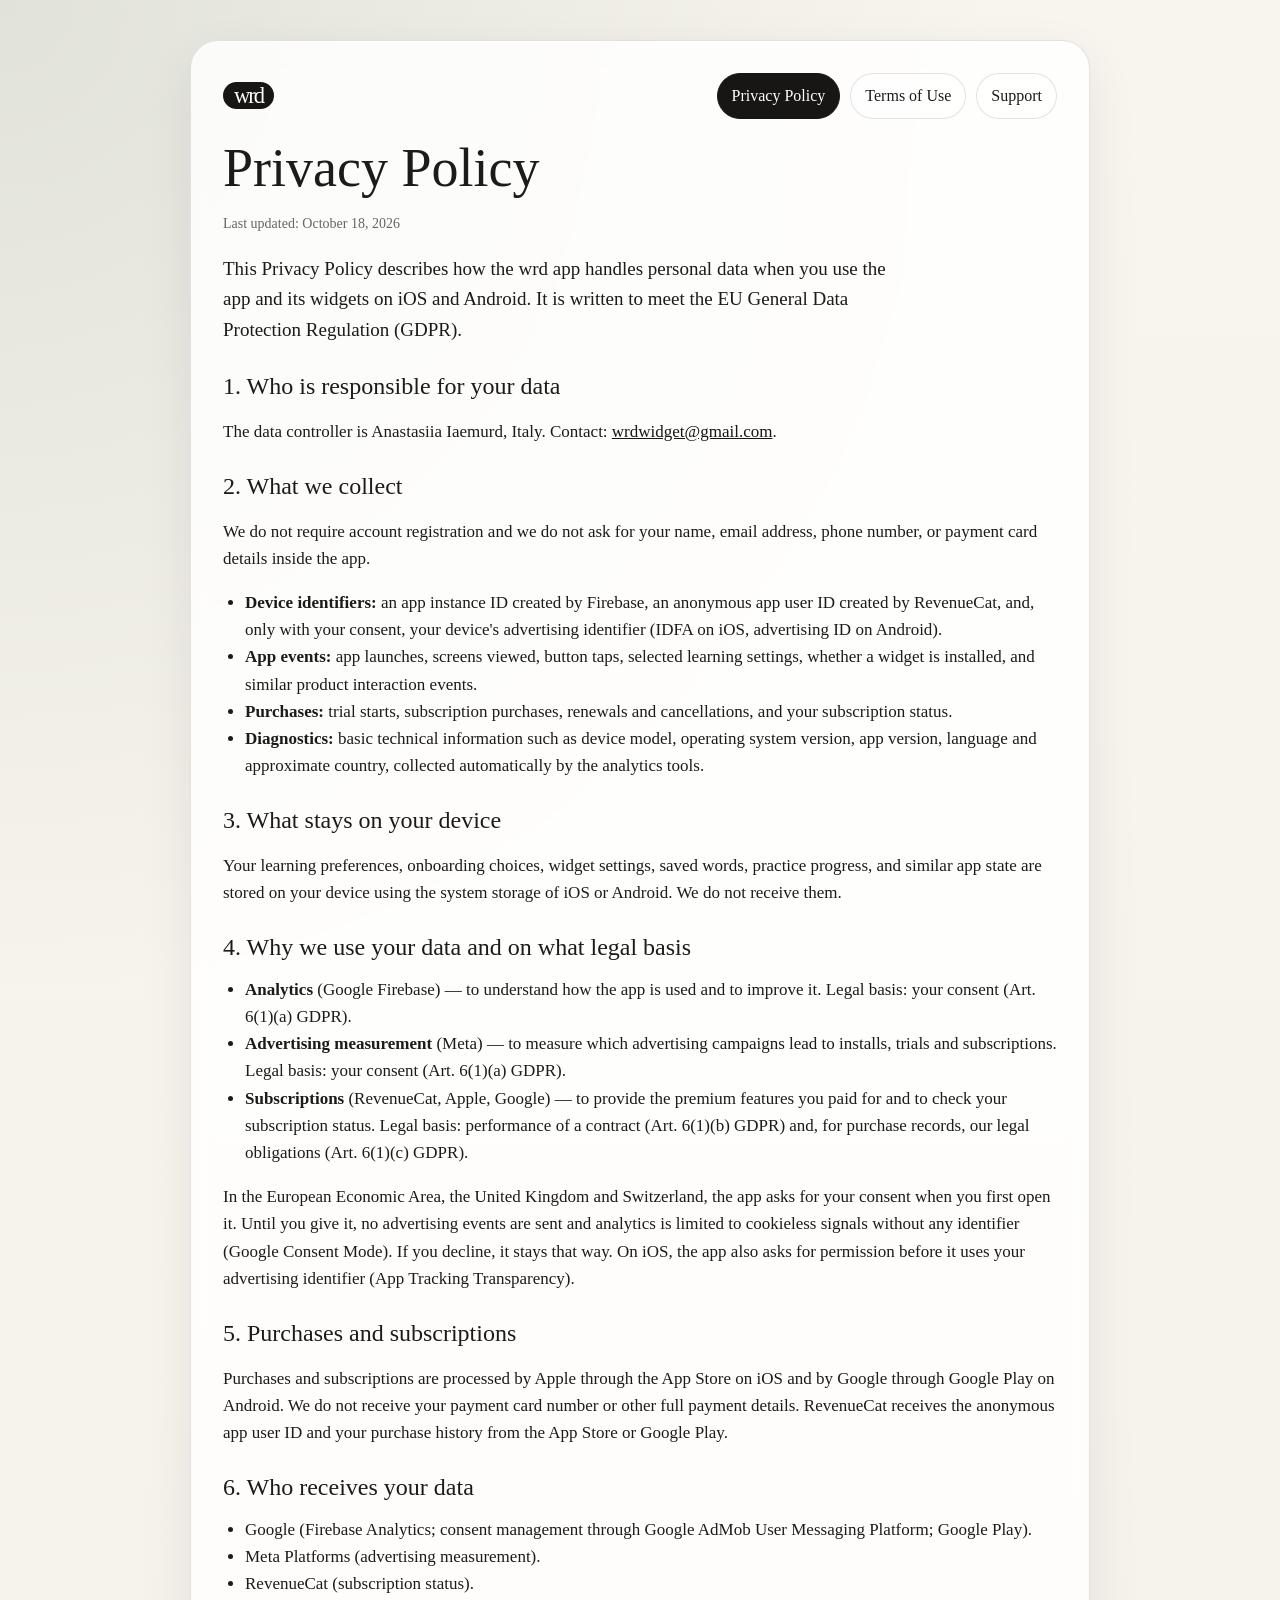
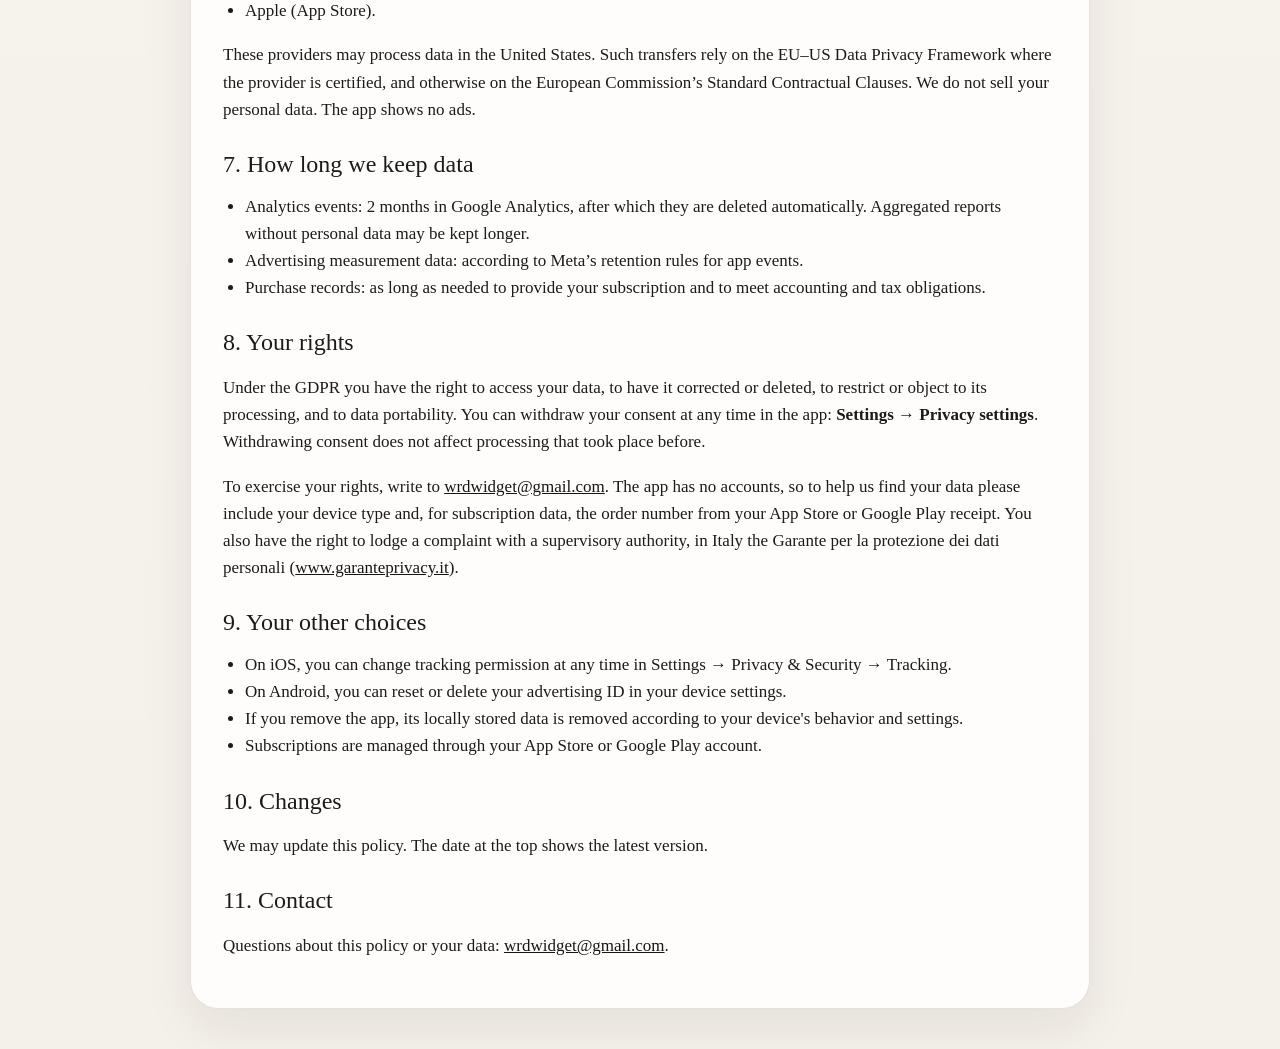
<file: index.html>
<!DOCTYPE html>
<html lang="en">
<head>
  <meta charset="utf-8">
  <meta http-equiv="refresh" content="0; url=./privacy-policy.html">
  <meta name="viewport" content="width=device-width, initial-scale=1">
  <title>wrd legal</title>
</head>
<body>
  <p>Redirecting to <a href="./privacy-policy.html">privacy-policy.html</a>...</p>
</body>
</html>
</file>
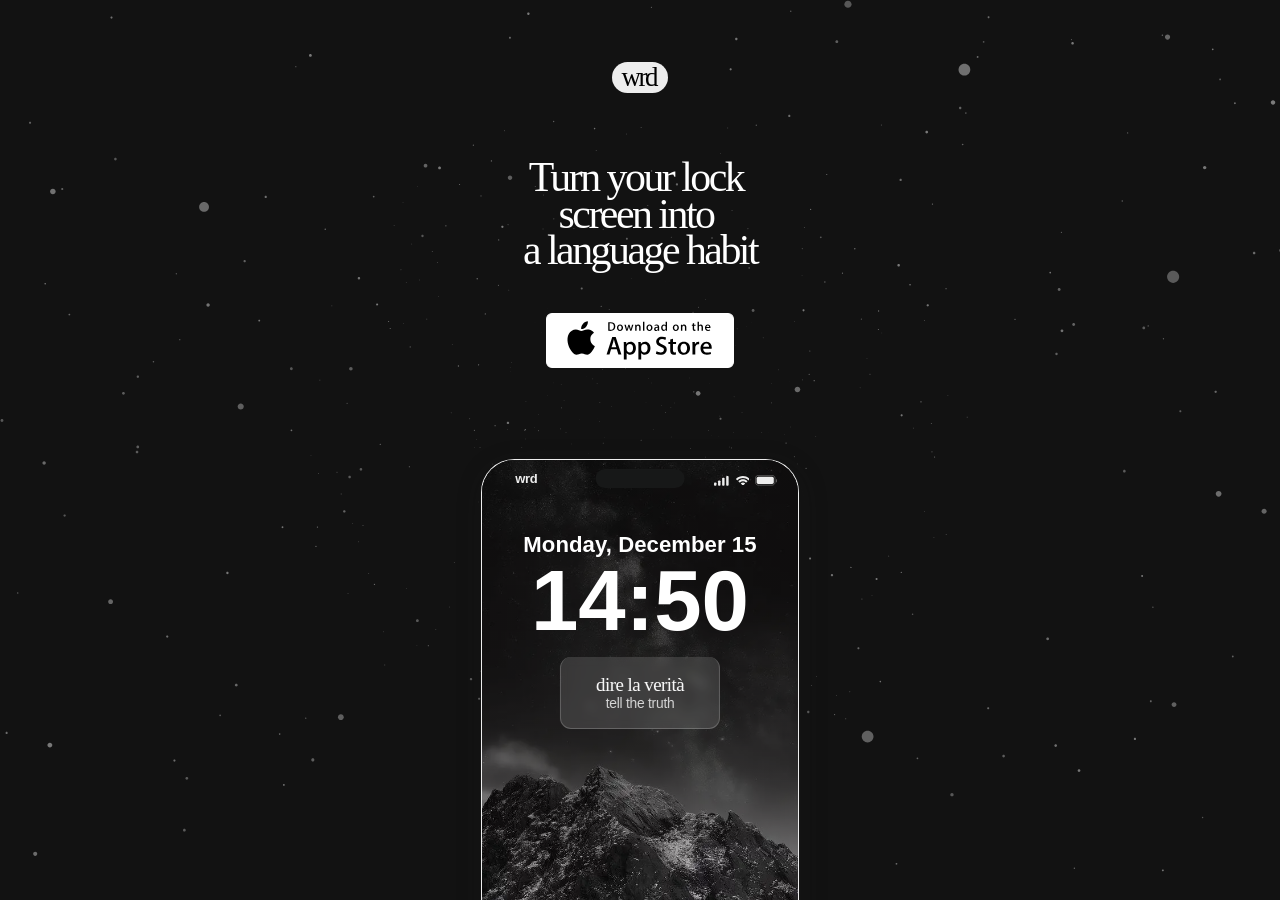
<file: app/index.html>
<!DOCTYPE html>
<html lang="en">

<head>
  <meta charset="utf-8">
  <meta name="apple-itunes-app" content="app-id=6760948982">
  <meta name="viewport" content="width=device-width, initial-scale=1, viewport-fit=cover">
  <meta name="theme-color" content="#111111">
  <meta name="description"
    content="Turn your lock screen into a language habit. A new word every day, right on your lock screen.">
  <meta property="og:title" content="wrd — Word of the Day Widget">
  <meta property="og:description" content="Turn your lock screen into a language habit.">
  <title>wrd — Turn your lock screen into a language habit</title>
  <link rel="stylesheet" href="./styles.css">
</head>

<body>
  <main class="screen">
    <div class="sky"></div>
    <div class="sky-anim" id="sky-anim"></div>
    <div class="veil"></div>

    <span class="logo">wrd</span>

    <h1 class="title">Turn your lock&nbsp;<br>screen into&nbsp;<br>a language habit</h1>

    <a class="store" id="store" href="https://apps.apple.com/app/id6760948982?ct=tiktok_bio" target="_blank"
      rel="noopener">
      <img src="./assets/app-store.svg" alt="Download on the App Store" width="170" height="50">
    </a>

    <div class="phone" aria-hidden="true">
      <div class="wall"></div>

      <div class="statusbar">
        <span class="statusbar-brand">wrd</span>
        <span class="island"></span>
        <span class="icons">
          <svg width="13.284" height="8.856" viewBox="0 0 13.284 8.85598" fill="#EDEDED">
            <path
              d="M7.37999 2.214C7.37999 1.80641 7.7104 1.476 8.11799 1.476H8.85598C9.26357 1.476 9.59398 1.80641 9.59398 2.214V8.11798C9.59398 8.52557 9.26357 8.85598 8.85598 8.85598H8.11799C7.7104 8.85598 7.37999 8.52557 7.37999 8.11798V2.214Z" />
            <path
              d="M11.07 0.737998C11.07 0.330413 11.4004 0 11.808 0H12.546C12.9536 0 13.284 0.330413 13.284 0.737999V8.11798C13.284 8.52557 12.9536 8.85598 12.546 8.85598H11.808C11.4004 8.85598 11.07 8.52557 11.07 8.11798V0.737998Z" />
            <path
              d="M3.68999 4.79699C3.68999 4.38941 4.02041 4.05899 4.42799 4.05899H5.16599C5.57358 4.05899 5.90399 4.38941 5.90399 4.79699V8.11798C5.90399 8.52557 5.57358 8.85598 5.16599 8.85598H4.42799C4.02041 8.85598 3.68999 8.52557 3.68999 8.11798V4.79699Z" />
            <path
              d="M0 6.64199C0 6.2344 0.330413 5.90399 0.737999 5.90399H1.476C1.88358 5.90399 2.214 6.2344 2.214 6.64199V8.11798C2.214 8.52557 1.88358 8.85598 1.476 8.85598H0.737999C0.330413 8.85598 0 8.52557 0 8.11798V6.64199Z" />
          </svg>
          <svg width="12.546" height="8.731" viewBox="0 0 12.5459 8.73087" fill="#EDEDED">
            <path
              d="M4.50977 6.5795C5.55763 5.67483 7.09277 5.67483 8.14063 6.5795C8.19334 6.62817 8.22414 6.6974 8.22559 6.76993C8.22693 6.84233 8.19908 6.91256 8.14844 6.96329L6.50782 8.65275C6.45972 8.70242 6.39362 8.73087 6.3252 8.73087C6.25683 8.73085 6.19163 8.70237 6.14356 8.65275L4.50196 6.96329C4.45137 6.91254 4.42343 6.84231 4.42481 6.76993C4.42631 6.69745 4.45708 6.62812 4.50977 6.5795ZM2.29297 4.55997C4.5505 2.41645 8.04709 2.41658 10.3047 4.55997C10.3557 4.61024 10.385 4.68002 10.3857 4.75235C10.3863 4.82443 10.3583 4.89355 10.3086 4.94474L9.36036 5.92325C9.26261 6.02315 9.10418 6.02539 9.00391 5.92814C8.26257 5.24297 7.29794 4.86362 6.29786 4.86368C5.29848 4.86418 4.33455 5.24341 3.59376 5.92814C3.49348 6.02523 3.33598 6.0231 3.23829 5.92325L2.29004 4.94474C2.24016 4.8936 2.21233 4.82451 2.2129 4.75235C2.21357 4.68003 2.24203 4.61023 2.29297 4.55997ZM0.0791072 2.54044C3.54173 -0.846814 9.00515 -0.846814 12.4678 2.54044C12.5178 2.59075 12.5455 2.66014 12.5459 2.73185C12.5462 2.80345 12.5192 2.87244 12.4697 2.92325L11.5195 3.90177C11.4217 4.00175 11.2633 4.00243 11.1641 3.90372C9.84482 2.62354 8.09371 1.90966 6.27344 1.90958C4.45311 1.90963 2.70217 2.62355 1.38282 3.90372C1.28354 4.00271 1.12415 4.0023 1.02637 3.90177L0.0771541 2.92325C0.027648 2.8723 -0.000456898 2.80263 5.62007e-06 2.73087C0.000587111 2.65929 0.0290697 2.59062 0.0791072 2.54044Z" />
          </svg>
          <svg width="20.222" height="9.594" viewBox="0 0 20.222 9.59398" fill="none">
            <path opacity="0.35"
              d="M2.95215 0.369141H15.5723C16.9987 0.369281 18.1553 1.52569 18.1553 2.95215V6.6416C18.1553 8.06806 16.9987 9.22447 15.5723 9.22461H2.95215C1.5256 9.22461 0.369141 8.06815 0.369141 6.6416V2.95215C0.369141 1.5256 1.5256 0.369141 2.95215 0.369141Z"
              stroke="#EDEDED" stroke-width="0.737999" />
            <path transform="translate(1.48 1.476)"
              d="M0 1.476C0 0.660828 0.660827 0 1.476 0H14.096C14.9112 0 15.572 0.660827 15.572 1.476V5.16599C15.572 5.98116 14.9112 6.64199 14.096 6.64199H1.476C0.660826 6.64199 0 5.98116 0 5.16599V1.476Z"
              fill="#EDEDED" />
            <path transform="translate(19.188 3.69)" opacity="0.4"
              d="M0 0V3.11461C0.626606 2.85082 1.03408 2.23717 1.03408 1.5573C1.03408 0.877437 0.626606 0.263789 0 0"
              fill="#EDEDED" />
          </svg>
        </span>
      </div>

      <div class="clock">
        <span class="clock-date">Monday, December 15</span>
        <span class="clock-time">14:50</span>
      </div>

      <div class="word">
        <span class="word-original">dire la verità</span>
        <span class="word-translation">tell the truth</span>
      </div>
    </div>
  </main>

  <script src="./assets/lottie_canvas.min.js"></script>
  <script src="./assets/sentence_warp.js"></script>
  <script>
    if (!window.matchMedia("(prefers-reduced-motion: reduce)").matches) {
      var sky = lottie.loadAnimation({
        container: document.getElementById("sky-anim"),
        renderer: "canvas",
        loop: true,
        autoplay: true,
        animationData: window.skyAnimation,
        rendererSettings: {
          preserveAspectRatio: "xMidYMid slice",
          clearCanvas: true,
          dpr: Math.min(window.devicePixelRatio || 1, 2)
        }
      });

      sky.addEventListener("DOMLoaded", function () {
        document.getElementById("sky-anim").classList.add("is-ready");
      });

      window.addEventListener("resize", function () {
        sky.resize();
      });
    }
  </script>
</body>

</html>
</file>
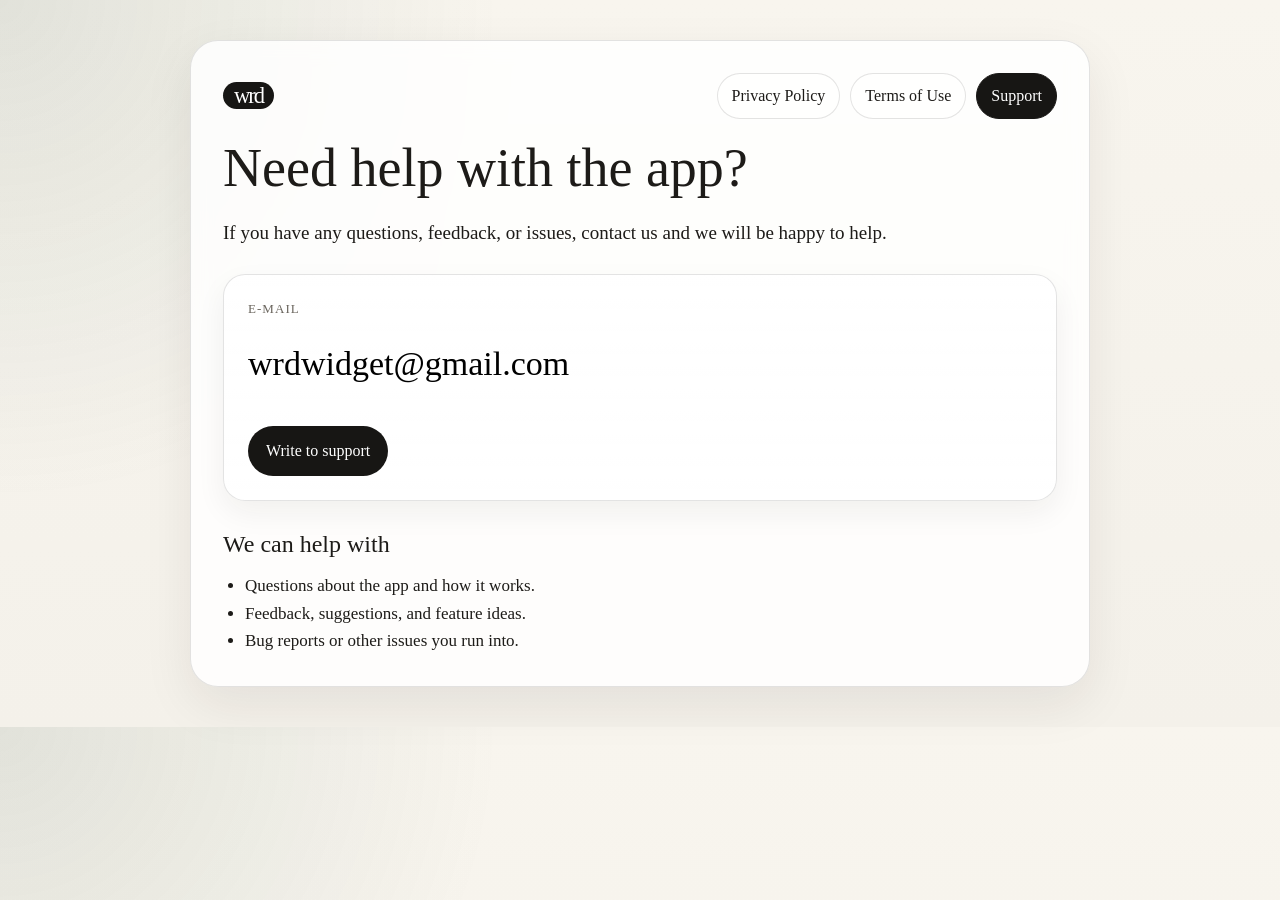
<file: support/index.html>
<!DOCTYPE html>
<html lang="en">
<head>
  <meta charset="utf-8">
  <meta name="viewport" content="width=device-width, initial-scale=1">
  <title>wrd Support</title>
  <link rel="stylesheet" href="../styles.css">
</head>
<body>
  <main class="page">
    <div class="topbar">
      <a class="brand" href="../privacy-policy.html" aria-label="wrd">
        <span class="badge">wrd</span>
      </a>
      <nav class="nav" aria-label="Legal and support pages">
        <a class="nav-link" href="../privacy-policy.html">Privacy Policy</a>
        <a class="nav-link" href="../terms-of-use.html">Terms of Use</a>
        <a class="nav-link is-active" href="./">Support</a>
      </nav>
    </div>

    <h1>Need help with the app?</h1>
    <p class="lead">
      If you have any questions, feedback, or issues, contact us and we will be happy to help.
    </p>

    <div class="card-grid">
      <section class="contact-card" aria-labelledby="support-email">
        <p class="contact-label" id="support-email">E-mail</p>
        <p>
          <a class="contact-link" href="mailto:wrdwidget@gmail.com">wrdwidget@gmail.com</a>
        </p>
        <a class="button-link" href="mailto:wrdwidget@gmail.com">Write to support</a>
      </section>
    </div>

    <section class="section" aria-labelledby="contact-topics">
      <h2 id="contact-topics">We can help with</h2>
      <ul>
        <li>Questions about the app and how it works.</li>
        <li>Feedback, suggestions, and feature ideas.</li>
        <li>Bug reports or other issues you run into.</li>
      </ul>
    </section>
  </main>
</body>
</html>
</file>
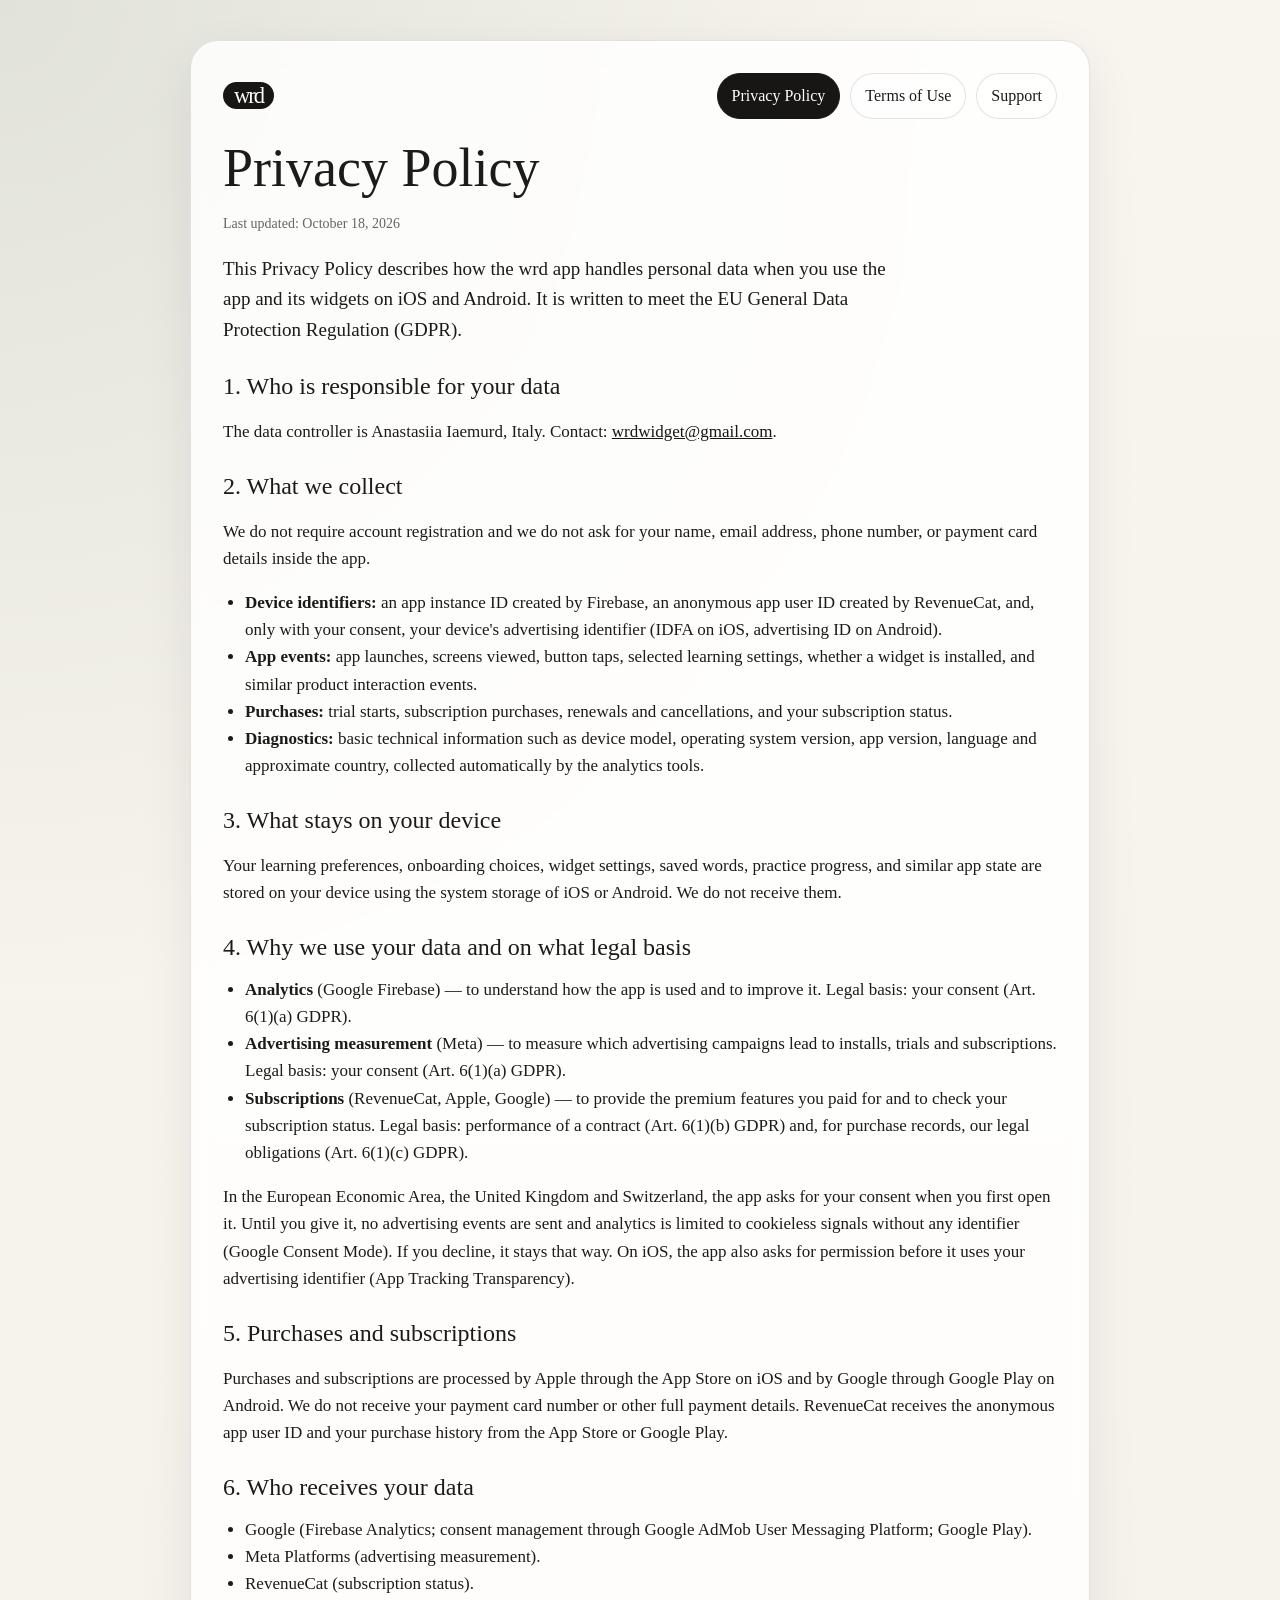
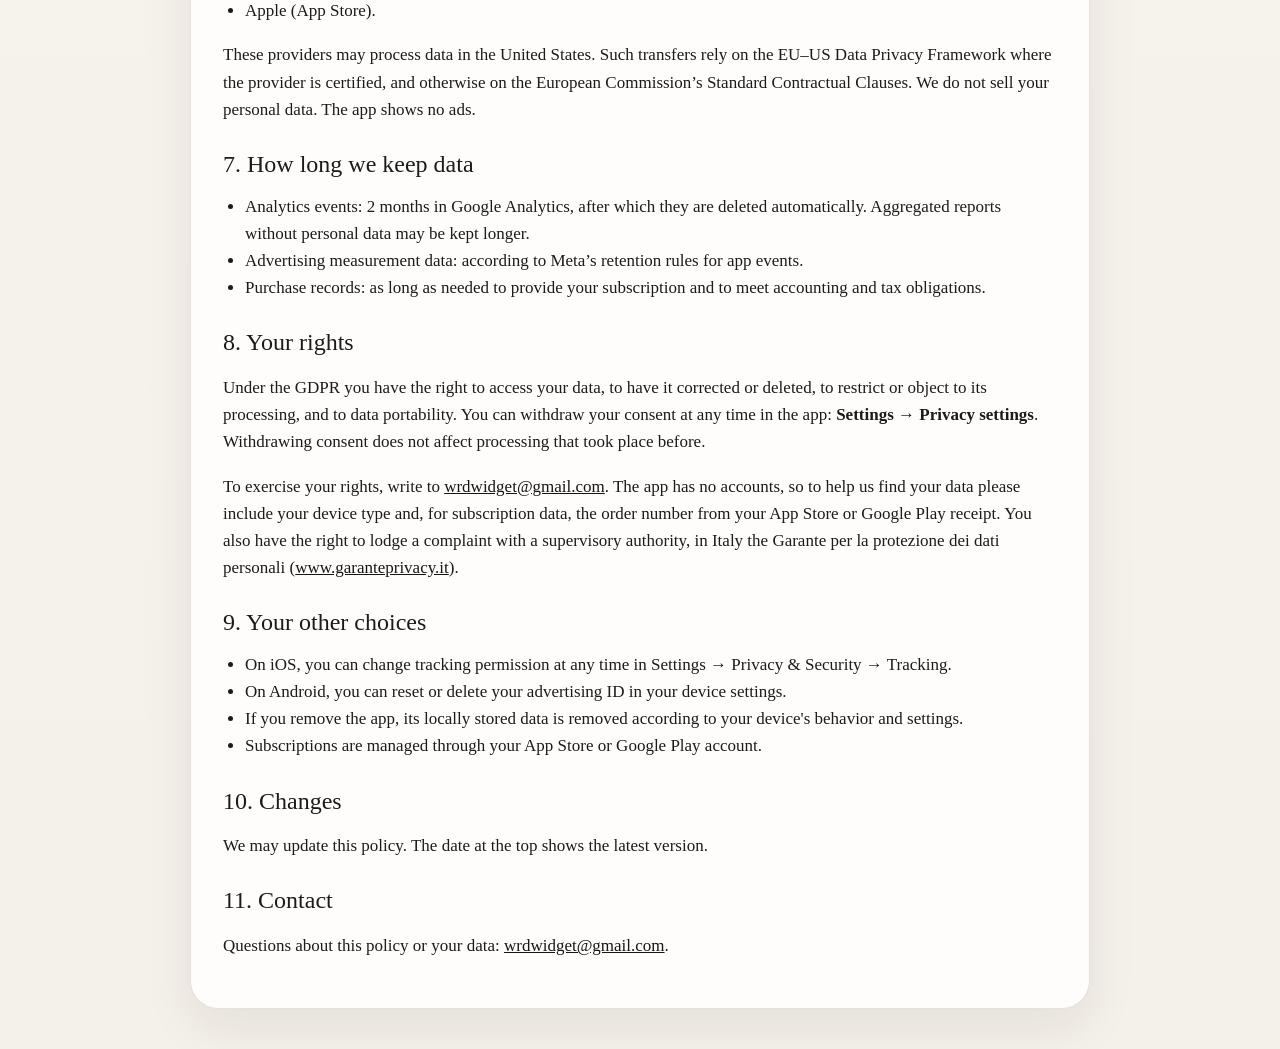
<file: privacy-policy.html>
<!DOCTYPE html>
<html lang="en">
<head>
  <meta charset="utf-8">
  <meta name="viewport" content="width=device-width, initial-scale=1">
  <title>wrd Privacy Policy</title>
  <link rel="stylesheet" href="./styles.css">
</head>
<body>
  <main class="page">
    <div class="topbar">
      <a class="brand" href="./privacy-policy.html" aria-label="wrd">
        <span class="badge">wrd</span>
      </a>
      <nav class="nav" aria-label="Legal and support pages">
        <a class="nav-link is-active" href="./privacy-policy.html">Privacy Policy</a>
        <a class="nav-link" href="./terms-of-use.html">Terms of Use</a>
        <a class="nav-link" href="./support/">Support</a>
      </nav>
    </div>
    <h1>Privacy Policy</h1>
    <p class="meta">Last updated: October 18, 2026</p>

    <p class="lead">
      This Privacy Policy describes how the wrd app handles personal data when you use the app and its widgets on iOS and Android. It is written to meet the EU General Data Protection Regulation (GDPR).
    </p>

    <h2>1. Who is responsible for your data</h2>
    <p>
      The data controller is Anastasiia Iaemurd, Italy. Contact: <a href="mailto:wrdwidget@gmail.com">wrdwidget@gmail.com</a>.
    </p>

    <h2>2. What we collect</h2>
    <p>
      We do not require account registration and we do not ask for your name, email address, phone number, or payment card details inside the app.
    </p>
    <ul>
      <li><strong>Device identifiers:</strong> an app instance ID created by Firebase, an anonymous app user ID created by RevenueCat, and, only with your consent, your device's advertising identifier (IDFA on iOS, advertising ID on Android).</li>
      <li><strong>App events:</strong> app launches, screens viewed, button taps, selected learning settings, whether a widget is installed, and similar product interaction events.</li>
      <li><strong>Purchases:</strong> trial starts, subscription purchases, renewals and cancellations, and your subscription status.</li>
      <li><strong>Diagnostics:</strong> basic technical information such as device model, operating system version, app version, language and approximate country, collected automatically by the analytics tools.</li>
    </ul>

    <h2>3. What stays on your device</h2>
    <p>
      Your learning preferences, onboarding choices, widget settings, saved words, practice progress, and similar app state are stored on your device using the system storage of iOS or Android. We do not receive them.
    </p>

    <h2>4. Why we use your data and on what legal basis</h2>
    <ul>
      <li><strong>Analytics</strong> (Google Firebase) &mdash; to understand how the app is used and to improve it. Legal basis: your consent (Art. 6(1)(a) GDPR).</li>
      <li><strong>Advertising measurement</strong> (Meta) &mdash; to measure which advertising campaigns lead to installs, trials and subscriptions. Legal basis: your consent (Art. 6(1)(a) GDPR).</li>
      <li><strong>Subscriptions</strong> (RevenueCat, Apple, Google) &mdash; to provide the premium features you paid for and to check your subscription status. Legal basis: performance of a contract (Art. 6(1)(b) GDPR) and, for purchase records, our legal obligations (Art. 6(1)(c) GDPR).</li>
    </ul>
    <p>
      In the European Economic Area, the United Kingdom and Switzerland, the app asks for your consent when you first open it. Until you give it, no advertising events are sent and analytics is limited to cookieless signals without any identifier (Google Consent Mode). If you decline, it stays that way. On iOS, the app also asks for permission before it uses your advertising identifier (App Tracking Transparency).
    </p>

    <h2>5. Purchases and subscriptions</h2>
    <p>
      Purchases and subscriptions are processed by Apple through the App Store on iOS and by Google through Google Play on Android. We do not receive your payment card number or other full payment details. RevenueCat receives the anonymous app user ID and your purchase history from the App Store or Google Play.
    </p>

    <h2>6. Who receives your data</h2>
    <ul>
      <li>Google (Firebase Analytics; consent management through Google AdMob User Messaging Platform; Google Play).</li>
      <li>Meta Platforms (advertising measurement).</li>
      <li>RevenueCat (subscription status).</li>
      <li>Apple (App Store).</li>
    </ul>
    <p>
      These providers may process data in the United States. Such transfers rely on the EU&ndash;US Data Privacy Framework where the provider is certified, and otherwise on the European Commission&rsquo;s Standard Contractual Clauses. We do not sell your personal data. The app shows no ads.
    </p>

    <h2>7. How long we keep data</h2>
    <ul>
      <li>Analytics events: 2 months in Google Analytics, after which they are deleted automatically. Aggregated reports without personal data may be kept longer.</li>
      <li>Advertising measurement data: according to Meta&rsquo;s retention rules for app events.</li>
      <li>Purchase records: as long as needed to provide your subscription and to meet accounting and tax obligations.</li>
    </ul>

    <h2>8. Your rights</h2>
    <p>
      Under the GDPR you have the right to access your data, to have it corrected or deleted, to restrict or object to its processing, and to data portability. You can withdraw your consent at any time in the app: <strong>Settings &rarr; Privacy settings</strong>. Withdrawing consent does not affect processing that took place before.
    </p>
    <p>
      To exercise your rights, write to <a href="mailto:wrdwidget@gmail.com">wrdwidget@gmail.com</a>. The app has no accounts, so to help us find your data please include your device type and, for subscription data, the order number from your App Store or Google Play receipt. You also have the right to lodge a complaint with a supervisory authority, in Italy the Garante per la protezione dei dati personali (<a href="https://www.garanteprivacy.it">www.garanteprivacy.it</a>).
    </p>

    <h2>9. Your other choices</h2>
    <ul>
      <li>On iOS, you can change tracking permission at any time in Settings &rarr; Privacy &amp; Security &rarr; Tracking.</li>
      <li>On Android, you can reset or delete your advertising ID in your device settings.</li>
      <li>If you remove the app, its locally stored data is removed according to your device's behavior and settings.</li>
      <li>Subscriptions are managed through your App Store or Google Play account.</li>
    </ul>

    <h2>10. Changes</h2>
    <p>
      We may update this policy. The date at the top shows the latest version.
    </p>

    <h2>11. Contact</h2>
    <p>
      Questions about this policy or your data: <a href="mailto:wrdwidget@gmail.com">wrdwidget@gmail.com</a>.
    </p>
  </main>
</body>
</html>
</file>
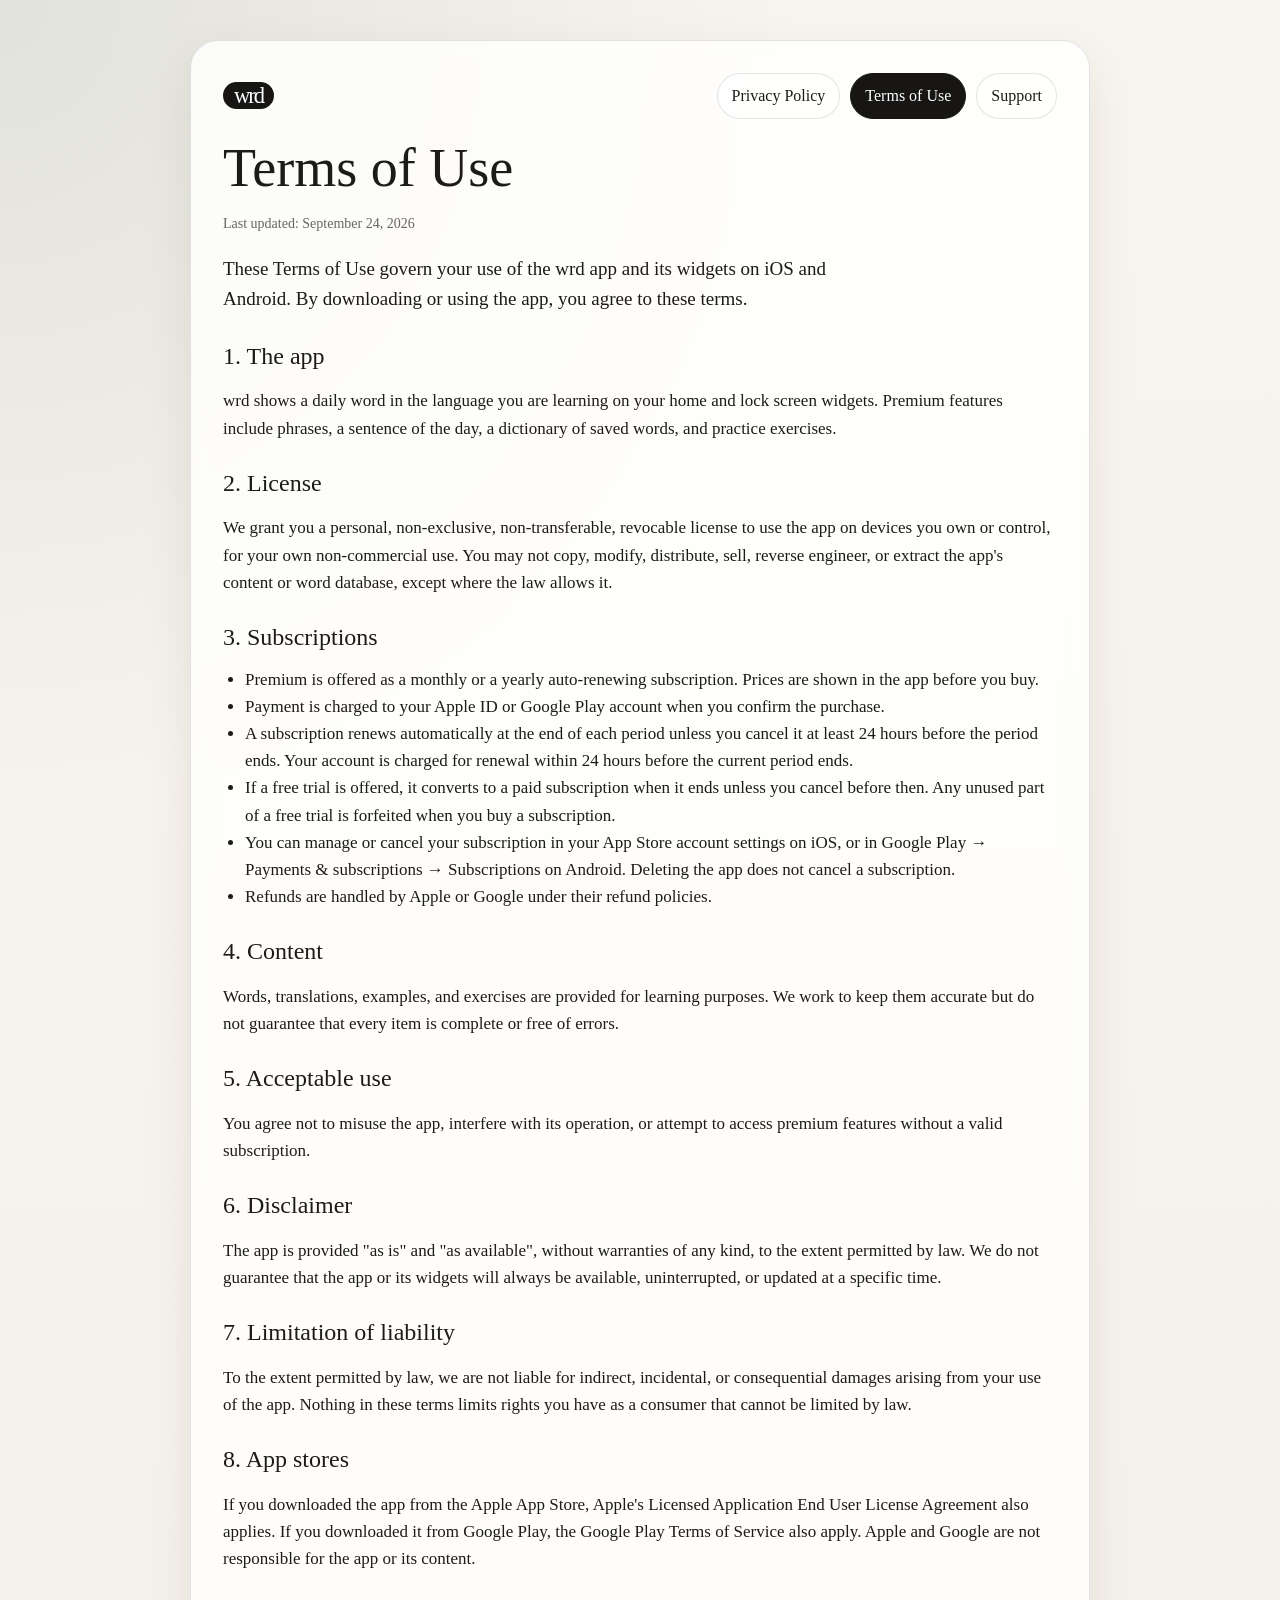
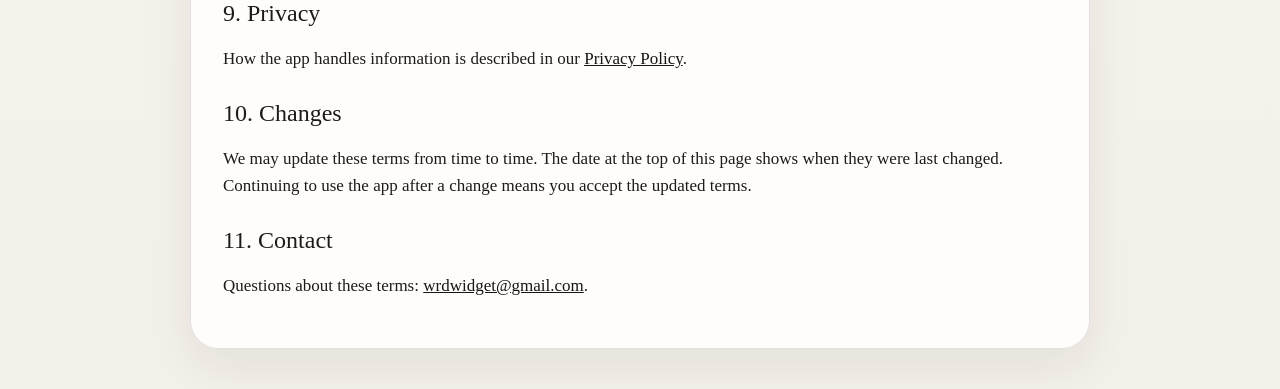
<file: terms-of-use.html>
<!DOCTYPE html>
<html lang="en">
<head>
  <meta charset="utf-8">
  <meta name="viewport" content="width=device-width, initial-scale=1">
  <title>wrd Terms of Use</title>
  <link rel="stylesheet" href="./styles.css">
</head>
<body>
  <main class="page">
    <div class="topbar">
      <a class="brand" href="./privacy-policy.html" aria-label="wrd">
        <span class="badge">wrd</span>
      </a>
      <nav class="nav" aria-label="Legal and support pages">
        <a class="nav-link" href="./privacy-policy.html">Privacy Policy</a>
        <a class="nav-link is-active" href="./terms-of-use.html">Terms of Use</a>
        <a class="nav-link" href="./support/">Support</a>
      </nav>
    </div>
    <h1>Terms of Use</h1>
    <p class="meta">Last updated: September 24, 2026</p>

    <p class="lead">
      These Terms of Use govern your use of the wrd app and its widgets on iOS and Android. By downloading or using the app, you agree to these terms.
    </p>

    <h2>1. The app</h2>
    <p>
      wrd shows a daily word in the language you are learning on your home and lock screen widgets. Premium features include phrases, a sentence of the day, a dictionary of saved words, and practice exercises.
    </p>

    <h2>2. License</h2>
    <p>
      We grant you a personal, non-exclusive, non-transferable, revocable license to use the app on devices you own or control, for your own non-commercial use. You may not copy, modify, distribute, sell, reverse engineer, or extract the app's content or word database, except where the law allows it.
    </p>

    <h2>3. Subscriptions</h2>
    <ul>
      <li>Premium is offered as a monthly or a yearly auto-renewing subscription. Prices are shown in the app before you buy.</li>
      <li>Payment is charged to your Apple ID or Google Play account when you confirm the purchase.</li>
      <li>A subscription renews automatically at the end of each period unless you cancel it at least 24 hours before the period ends. Your account is charged for renewal within 24 hours before the current period ends.</li>
      <li>If a free trial is offered, it converts to a paid subscription when it ends unless you cancel before then. Any unused part of a free trial is forfeited when you buy a subscription.</li>
      <li>You can manage or cancel your subscription in your App Store account settings on iOS, or in Google Play &rarr; Payments &amp; subscriptions &rarr; Subscriptions on Android. Deleting the app does not cancel a subscription.</li>
      <li>Refunds are handled by Apple or Google under their refund policies.</li>
    </ul>

    <h2>4. Content</h2>
    <p>
      Words, translations, examples, and exercises are provided for learning purposes. We work to keep them accurate but do not guarantee that every item is complete or free of errors.
    </p>

    <h2>5. Acceptable use</h2>
    <p>
      You agree not to misuse the app, interfere with its operation, or attempt to access premium features without a valid subscription.
    </p>

    <h2>6. Disclaimer</h2>
    <p>
      The app is provided "as is" and "as available", without warranties of any kind, to the extent permitted by law. We do not guarantee that the app or its widgets will always be available, uninterrupted, or updated at a specific time.
    </p>

    <h2>7. Limitation of liability</h2>
    <p>
      To the extent permitted by law, we are not liable for indirect, incidental, or consequential damages arising from your use of the app. Nothing in these terms limits rights you have as a consumer that cannot be limited by law.
    </p>

    <h2>8. App stores</h2>
    <p>
      If you downloaded the app from the Apple App Store, Apple's Licensed Application End User License Agreement also applies. If you downloaded it from Google Play, the Google Play Terms of Service also apply. Apple and Google are not responsible for the app or its content.
    </p>

    <h2>9. Privacy</h2>
    <p>
      How the app handles information is described in our <a href="./privacy-policy.html">Privacy Policy</a>.
    </p>

    <h2>10. Changes</h2>
    <p>
      We may update these terms from time to time. The date at the top of this page shows when they were last changed. Continuing to use the app after a change means you accept the updated terms.
    </p>

    <h2>11. Contact</h2>
    <p>
      Questions about these terms: <a href="mailto:wrdwidget@gmail.com">wrdwidget@gmail.com</a>.
    </p>
  </main>
</body>
</html>
</file>
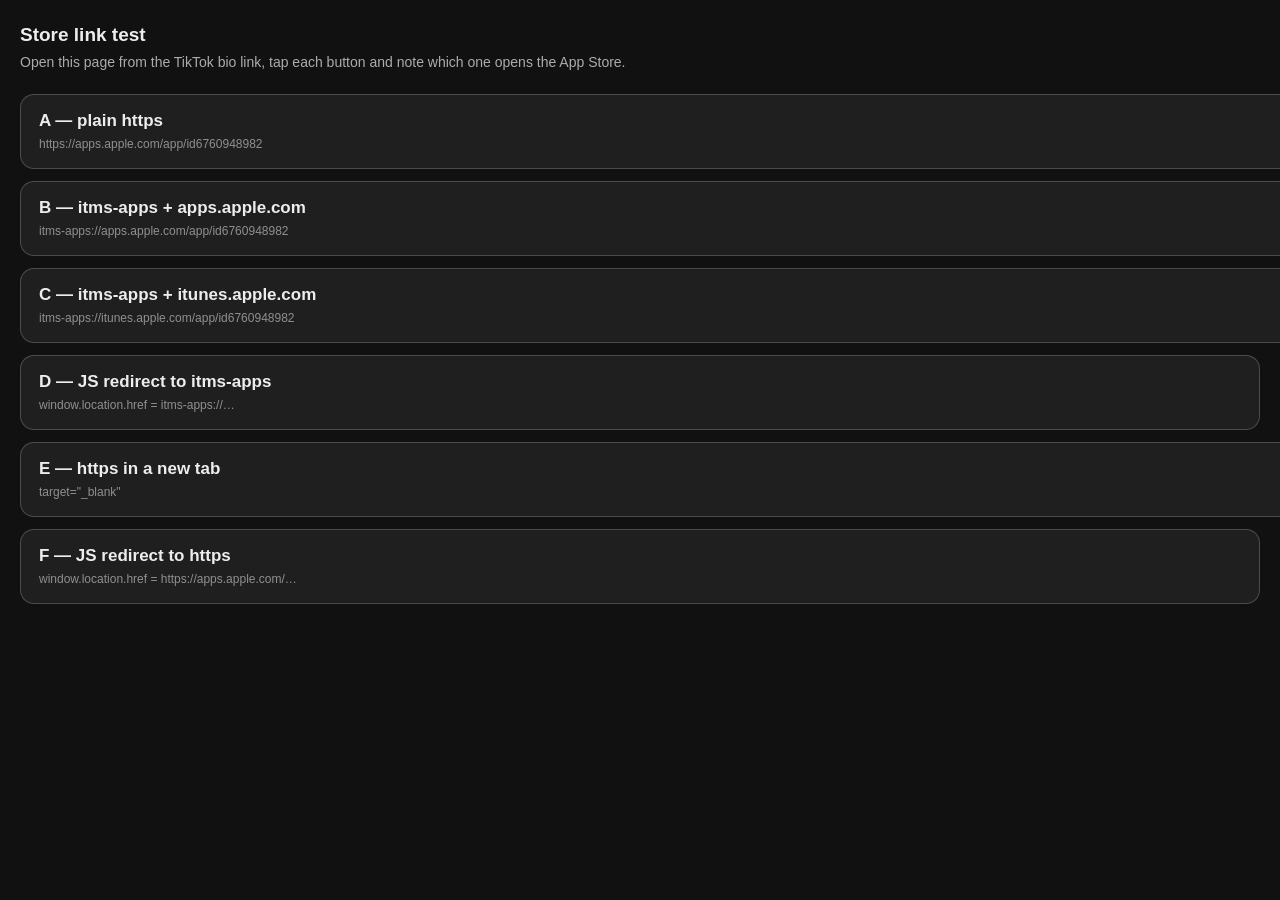
<file: app/test.html>
<!DOCTYPE html>
<html lang="en">
<head>
  <meta charset="utf-8">
  <meta name="viewport" content="width=device-width, initial-scale=1, viewport-fit=cover">
  <title>Store link test</title>
  <style>
    body {
      margin: 0;
      padding: 24px 20px 60px;
      background: #111;
      color: #ededed;
      font-family: -apple-system, BlinkMacSystemFont, "Helvetica Neue", Arial, sans-serif;
    }

    h1 {
      font-size: 19px;
      font-weight: 600;
      margin: 0 0 6px;
    }

    p {
      margin: 0 0 22px;
      font-size: 14px;
      line-height: 1.45;
      color: rgba(255, 255, 255, 0.65);
    }

    a, button {
      display: block;
      width: 100%;
      margin-bottom: 12px;
      padding: 16px 18px;
      border: 1px solid rgba(255, 255, 255, 0.2);
      border-radius: 14px;
      background: rgba(255, 255, 255, 0.06);
      color: #ededed;
      font: inherit;
      font-size: 16px;
      text-align: left;
      text-decoration: none;
      -webkit-appearance: none;
    }

    b {
      display: block;
      font-size: 17px;
      margin-bottom: 3px;
    }

    small {
      color: rgba(255, 255, 255, 0.5);
      font-size: 12px;
      word-break: break-all;
    }
  </style>
</head>
<body>
  <h1>Store link test</h1>
  <p>Open this page from the TikTok bio link, tap each button and note which one opens the App Store.</p>

  <a href="https://apps.apple.com/app/id6760948982?ct=tiktok_bio">
    <b>A — plain https</b>
    <small>https://apps.apple.com/app/id6760948982</small>
  </a>

  <a href="itms-apps://apps.apple.com/app/id6760948982?ct=tiktok_bio">
    <b>B — itms-apps + apps.apple.com</b>
    <small>itms-apps://apps.apple.com/app/id6760948982</small>
  </a>

  <a href="itms-apps://itunes.apple.com/app/id6760948982?ct=tiktok_bio">
    <b>C — itms-apps + itunes.apple.com</b>
    <small>itms-apps://itunes.apple.com/app/id6760948982</small>
  </a>

  <button type="button" id="js-scheme">
    <b>D — JS redirect to itms-apps</b>
    <small>window.location.href = itms-apps://…</small>
  </button>

  <a href="https://apps.apple.com/app/id6760948982?ct=tiktok_bio" target="_blank" rel="noopener">
    <b>E — https in a new tab</b>
    <small>target="_blank"</small>
  </a>

  <button type="button" id="js-https">
    <b>F — JS redirect to https</b>
    <small>window.location.href = https://apps.apple.com/…</small>
  </button>

  <script>
    document.getElementById("js-scheme").addEventListener("click", function () {
      window.location.href = "itms-apps://apps.apple.com/app/id6760948982?ct=tiktok_bio";
    });
    document.getElementById("js-https").addEventListener("click", function () {
      window.location.href = "https://apps.apple.com/app/id6760948982?ct=tiktok_bio";
    });
  </script>
</body>
</html>
</file>
<file: app/styles.css>
:root {
  --s: calc(min(100vw, 430px) / 390);
  --sf: -apple-system, BlinkMacSystemFont, "SF Pro Display", "Helvetica Neue", Arial, sans-serif;
}

* {
  box-sizing: border-box;
}

html,
body {
  height: 100%;
}

body {
  margin: 0;
  background: #111;
  color: #fff;
  font-family: Georgia, "Times New Roman", serif;
  -webkit-font-smoothing: antialiased;
}

.screen {
  position: relative;
  width: min(100vw, 430px);
  height: 100dvh;
  margin: 0 auto;
  padding: calc(env(safe-area-inset-top, 0px) + 56 * var(--s)) calc(20 * var(--s)) 0;
  display: flex;
  flex-direction: column;
  align-items: center;
  overflow: hidden;
}

.sky {
  position: fixed;
  inset: 0;
  background: url("./assets/bg.webp") center / cover no-repeat;
  transform: scaleY(-1);
}

.sky-anim {
  position: fixed;
  inset: 0;
  opacity: 0;
  transition: opacity 600ms ease;
}

.sky-anim.is-ready {
  opacity: 1;
}

.sky-anim canvas {
  display: block;
  width: 100%;
  height: 100%;
}

.veil {
  position: fixed;
  inset: 0;
  background: rgba(20, 20, 20, 0.53);
}

.tiktok-notice {
  position: relative;
  z-index: 10;
  width: 100%;
  margin-bottom: calc(16 * var(--s));
  padding: calc(10 * var(--s)) calc(14 * var(--s));
  border-radius: calc(12 * var(--s));
  background: rgba(255, 255, 255, 0.12);
  border: 1px solid rgba(255, 255, 255, 0.2);
  backdrop-filter: blur(10px);
  -webkit-backdrop-filter: blur(10px);
  font-family: var(--sf);
  font-size: calc(13 * var(--s));
  line-height: 1.35;
  text-align: center;
  color: #fff;
}

.tiktok-notice[hidden] {
  display: none !important;
}

.logo,
.title,
.store,
.phone {
  position: relative;
}

.logo {
  display: inline-flex;
  align-items: center;
  justify-content: center;
  padding: calc(4.33 * var(--s)) calc(10.86 * var(--s)) calc(4.33 * var(--s)) calc(8.66 * var(--s));
  border-radius: calc(23.815 * var(--s));
  background: #ededed;
  color: #000;
  font-size: calc(24.432 * var(--s));
  line-height: calc(19.829 * var(--s));
  letter-spacing: calc(-2.1989 * var(--s));
  white-space: nowrap;
}

.title {
  margin: calc(60 * var(--s)) 0 0;
  font-size: calc(38 * var(--s));
  font-weight: 400;
  line-height: 0.869;
  letter-spacing: calc(-2.28 * var(--s));
  text-align: center;
}

.store {
  display: block;
  margin-top: calc(40 * var(--s));
  width: calc(169.78 * var(--s));
  height: calc(50 * var(--s));
  transition: transform 160ms ease, opacity 160ms ease;
}

.store img {
  display: block;
  width: 100%;
  height: 100%;
}

.store:hover,
.store:focus-visible {
  transform: translateY(calc(-1.5 * var(--s)));
  opacity: 0.92;
}

.store:active {
  transform: scale(0.98);
}

.phone {
  flex: none;
  margin-top: calc(82.45 * var(--s));
  width: calc(287.76 * var(--s));
  height: calc(623 * var(--s));
  border-radius: calc(30.221 * var(--s));
  border-top: calc(0.572 * var(--s)) solid #ededed;
  border-left: calc(0.572 * var(--s)) solid #ededed;
  border-right: calc(0.287 * var(--s)) solid #ededed;
  background: #111;
  box-shadow: calc(1.955 * var(--s)) calc(6.355 * var(--s)) calc(22.977 * var(--s)) rgba(26, 26, 28, 0.3);
  overflow: hidden;
}

.wall {
  position: absolute;
  left: calc(-134.84 * var(--s));
  top: calc(-112.7 * var(--s));
  width: calc(488.377 * var(--s));
  height: calc(866.87 * var(--s));
  background: url("./assets/lock.webp") center / cover no-repeat;
}

.wall::after {
  content: "";
  position: absolute;
  inset: 0;
  background: linear-gradient(191.88deg, rgba(0, 0, 0, 0.52) 43.982%, rgba(0, 0, 0, 0) 59.431%);
}

.statusbar {
  position: absolute;
  top: 0;
  left: 0;
  width: 100%;
  height: calc(34.686 * var(--s));
  font-family: var(--sf);
}

.statusbar-brand {
  position: absolute;
  left: calc(19.93 * var(--s));
  top: calc(12 * var(--s));
  width: calc(39.852 * var(--s));
  font-size: calc(11.8 * var(--s));
  font-weight: 600;
  line-height: calc(11.437 * var(--s));
  letter-spacing: calc(-0.2362 * var(--s));
  text-align: center;
  color: #ededed;
}

.island {
  position: absolute;
  left: 50%;
  top: calc(8.63 * var(--s));
  transform: translateX(-50%);
  width: calc(80.589 * var(--s));
  height: calc(17.269 * var(--s));
  border-radius: calc(11.513 * var(--s));
  background: #171818;
}

.icons svg {
  position: absolute;
  display: block;
  height: auto;
}

.icons svg:nth-child(1) {
  left: calc(210.5 * var(--s));
  top: calc(14.76 * var(--s));
  width: calc(13.284 * var(--s));
}

.icons svg:nth-child(2) {
  left: calc(229.6 * var(--s));
  top: calc(14.76 * var(--s));
  width: calc(12.546 * var(--s));
}

.icons svg:nth-child(3) {
  left: calc(247.4 * var(--s));
  top: calc(14.02 * var(--s));
  width: calc(20.222 * var(--s));
}

.clock {
  position: absolute;
  left: 50%;
  top: calc(65.6 * var(--s));
  transform: translateX(-50%);
  display: flex;
  flex-direction: column;
  align-items: center;
  width: calc(176.773 * var(--s));
  font-family: var(--sf);
  font-weight: 600;
  text-align: center;
  white-space: nowrap;
}

.clock-date {
  font-size: calc(20.091 * var(--s));
  letter-spacing: calc(0.052 * var(--s));
}

.clock-time {
  font-size: calc(77.273 * var(--s));
  line-height: calc(77.273 * var(--s));
  letter-spacing: calc(0.0464 * var(--s));
}

.word {
  position: absolute;
  left: 50%;
  top: calc(179.23 * var(--s));
  transform: translateX(-50%);
  display: flex;
  flex-direction: column;
  align-items: center;
  justify-content: center;
  gap: calc(3.877 * var(--s));
  width: calc(145.333 * var(--s));
  height: calc(65.4 * var(--s));
  padding: calc(7.754 * var(--s)) calc(9.083 * var(--s));
  border-radius: calc(9.992 * var(--s));
  border-bottom: calc(0.454 * var(--s)) solid rgba(255, 255, 255, 0.26);
  border-left: calc(0.454 * var(--s)) solid rgba(255, 255, 255, 0.26);
  border-right: calc(0.454 * var(--s)) solid rgba(255, 255, 255, 0.26);
  background: rgba(255, 255, 255, 0.08);
  -webkit-backdrop-filter: blur(calc(4.542 * var(--s)));
  backdrop-filter: blur(calc(4.542 * var(--s)));
  overflow: hidden;
}

.word::before {
  content: "";
  position: absolute;
  inset: 0;
  background: rgba(136, 136, 136, 0.15);
}

.word-original,
.word-translation {
  position: relative;
  text-align: center;
}

.word-original {
  font-size: calc(17.258 * var(--s));
  line-height: calc(15.442 * var(--s));
  letter-spacing: calc(-0.5177 * var(--s));
}

.word-translation {
  font-family: var(--sf);
  font-size: calc(12.6 * var(--s));
  line-height: calc(10.9 * var(--s));
  letter-spacing: calc(-0.252 * var(--s));
  color: rgba(255, 255, 255, 0.8);
}
</file>
<file: styles.css>
:root {
  --bg: #f4f1ea;
  --paper: rgba(255, 255, 255, 0.84);
  --paper-strong: rgba(255, 255, 255, 0.92);
  --text: #1d1b18;
  --muted: #6a655d;
  --line: rgba(29, 27, 24, 0.12);
  --line-strong: rgba(29, 27, 24, 0.18);
  --accent: #171614;
  --accent-strong: #000;
  --shadow: 0 18px 50px rgba(34, 29, 23, 0.08);
}

* {
  box-sizing: border-box;
}

html {
  scroll-behavior: smooth;
}

body {
  margin: 0;
  font-family: "Georgia", "Times New Roman", serif;
  background:
    radial-gradient(circle at top left, rgba(60, 90, 74, 0.12), transparent 34%),
    linear-gradient(180deg, #f8f5ee 0%, var(--bg) 100%);
  color: var(--text);
  line-height: 1.6;
}

.page {
  width: min(900px, calc(100vw - 32px));
  margin: 40px auto;
  padding: 32px;
  background: var(--paper);
  border: 1px solid var(--line);
  border-radius: 28px;
  box-shadow: var(--shadow);
  backdrop-filter: blur(10px);
}

.badge {
  display: inline-flex;
  align-items: center;
  justify-content: center;
  width: 51px;
  height: 27px;
  border-radius: 999px;
  background: #171614;
  color: #fff;
  font-size: 22.57px;
  letter-spacing: -0.09em;
  line-height: 1;
  text-decoration: none;
}

.brand {
  display: inline-flex;
  align-items: center;
  text-decoration: none;
}

.topbar {
  display: flex;
  flex-wrap: wrap;
  align-items: center;
  justify-content: space-between;
  gap: 16px;
}

.nav {
  display: flex;
  flex-wrap: wrap;
  gap: 10px;
}

.nav-link {
  display: inline-flex;
  align-items: center;
  justify-content: center;
  padding: 9px 14px;
  border: 1px solid var(--line);
  border-radius: 999px;
  color: var(--text);
  background: rgba(255, 255, 255, 0.55);
  text-decoration: none;
  transition: transform 160ms ease, border-color 160ms ease, background 160ms ease;
}

.nav-link:hover,
.nav-link:focus-visible {
  transform: translateY(-1px);
  border-color: var(--line-strong);
  background: rgba(255, 255, 255, 0.88);
}

.nav-link.is-active {
  background: #171614;
  border-color: #171614;
  color: #fff;
}

h1,
h2 {
  margin: 0 0 14px;
  line-height: 1.15;
  font-weight: 400;
}

h1 {
  margin-top: 18px;
  font-size: clamp(34px, 5vw, 54px);
}

h2 {
  margin-top: 28px;
  font-size: 24px;
}

p,
li {
  font-size: 17px;
}

.lead {
  max-width: 42rem;
  font-size: 19px;
}

.meta {
  color: var(--muted);
  font-size: 14px;
}

.lang {
  margin-top: 34px;
  padding-top: 28px;
  border-top: 1px solid var(--line);
}

.section {
  margin-top: 30px;
}

.card-grid {
  display: grid;
  gap: 18px;
  margin-top: 26px;
}

.contact-card {
  padding: 24px;
  border: 1px solid var(--line);
  border-radius: 22px;
  background:
    linear-gradient(180deg, rgba(255, 255, 255, 0.96) 0%, var(--paper-strong) 100%);
  box-shadow: 0 12px 30px rgba(34, 29, 23, 0.06);
}

.contact-label {
  margin: 0 0 8px;
  color: var(--muted);
  font-size: 13px;
  letter-spacing: 0.08em;
  text-transform: uppercase;
}

.contact-link {
  display: inline-block;
  margin: 0;
  color: var(--accent-strong);
  font-size: clamp(24px, 4vw, 34px);
  text-decoration: none;
  word-break: break-word;
}

.contact-link:hover,
.contact-link:focus-visible {
  text-decoration: underline;
}

.button-link {
  display: inline-flex;
  align-items: center;
  justify-content: center;
  margin-top: 18px;
  padding: 12px 18px;
  border-radius: 999px;
  background: #171614;
  color: #fff;
  text-decoration: none;
  transition: transform 160ms ease, background 160ms ease;
}

.button-link:visited,
.button-link:link,
.button-link:active {
  color: #fff;
  background: #171614;
}

.button-link:hover,
.button-link:focus-visible {
  transform: translateY(-1px);
  background: #000;
}

ul {
  margin: 0;
  padding-left: 22px;
}

a {
  color: var(--accent);
}

@media (max-width: 640px) {
  .page {
    width: min(900px, calc(100vw - 20px));
    margin: 10px auto;
    padding: 24px 18px;
    border-radius: 24px;
  }

  .topbar {
    align-items: flex-start;
  }

  .nav {
    width: 100%;
  }

  .nav-link {
    flex: 1 1 auto;
  }
}
</file>
